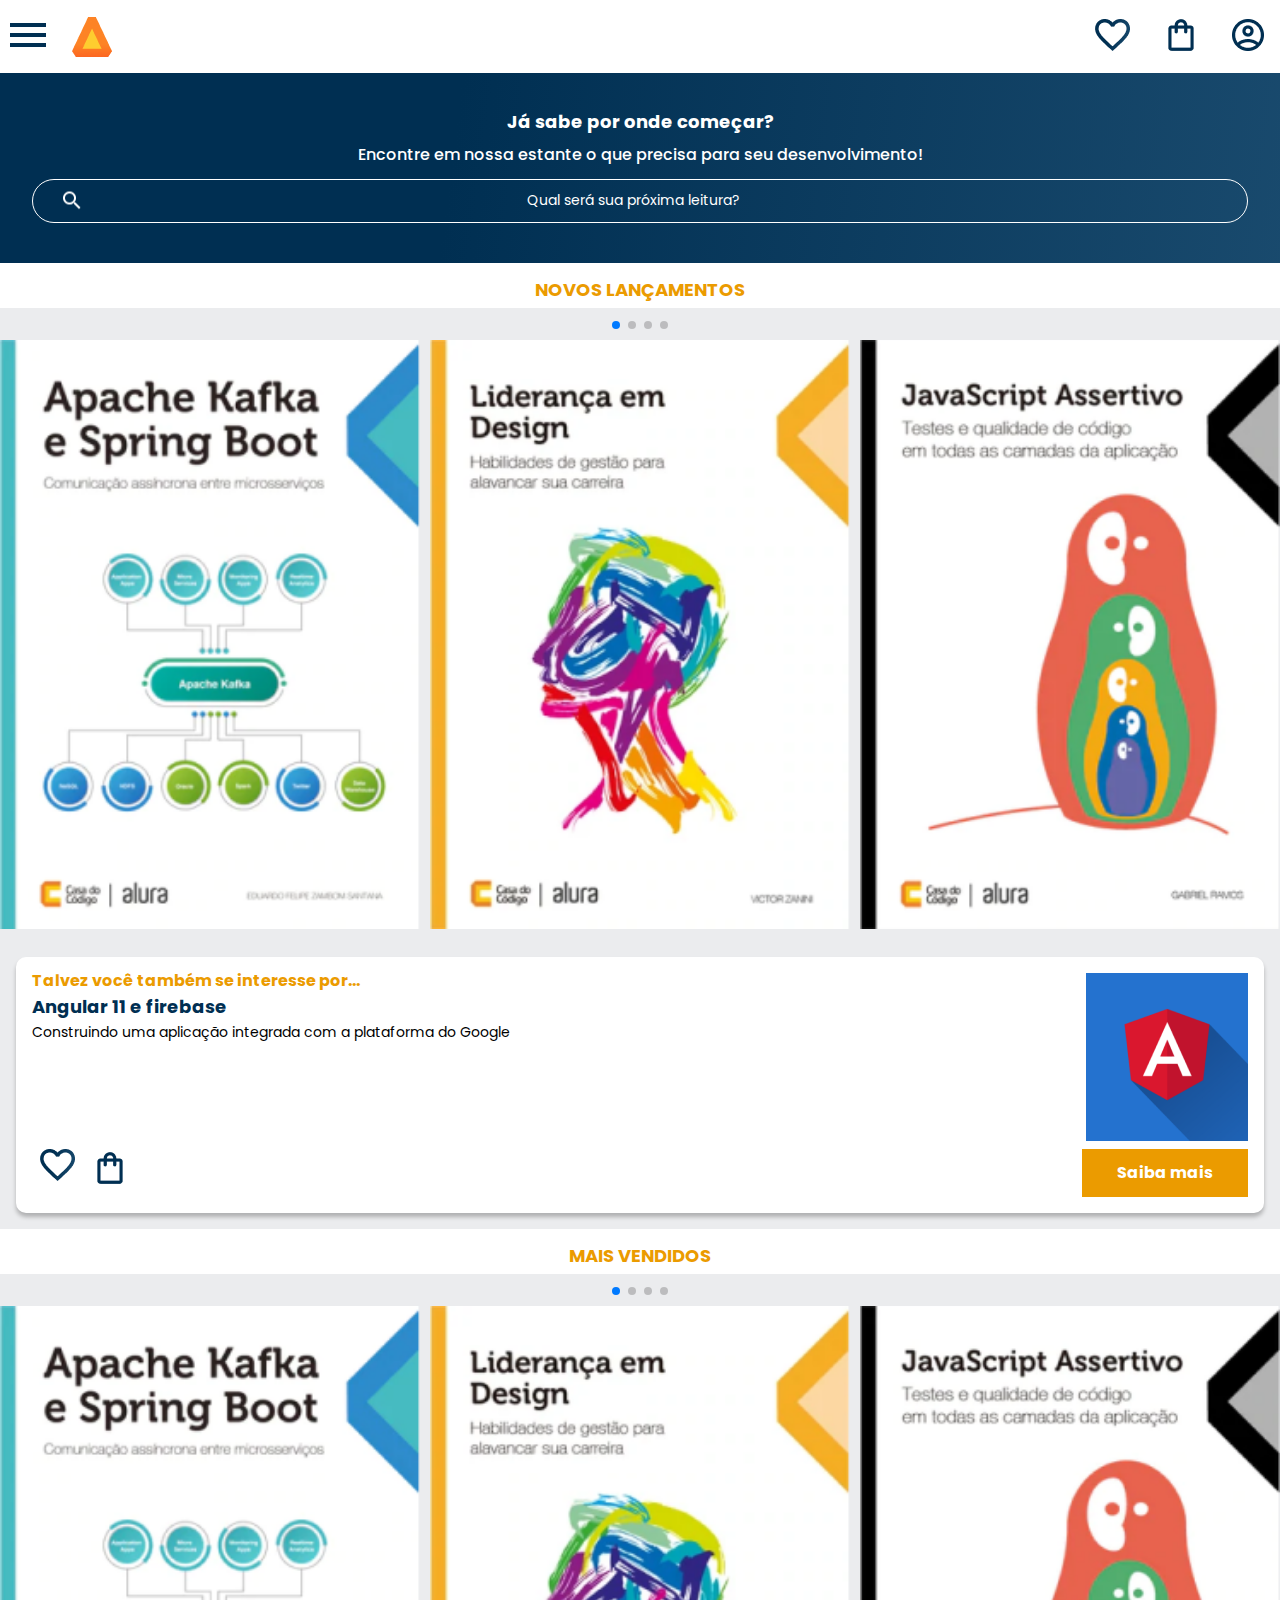
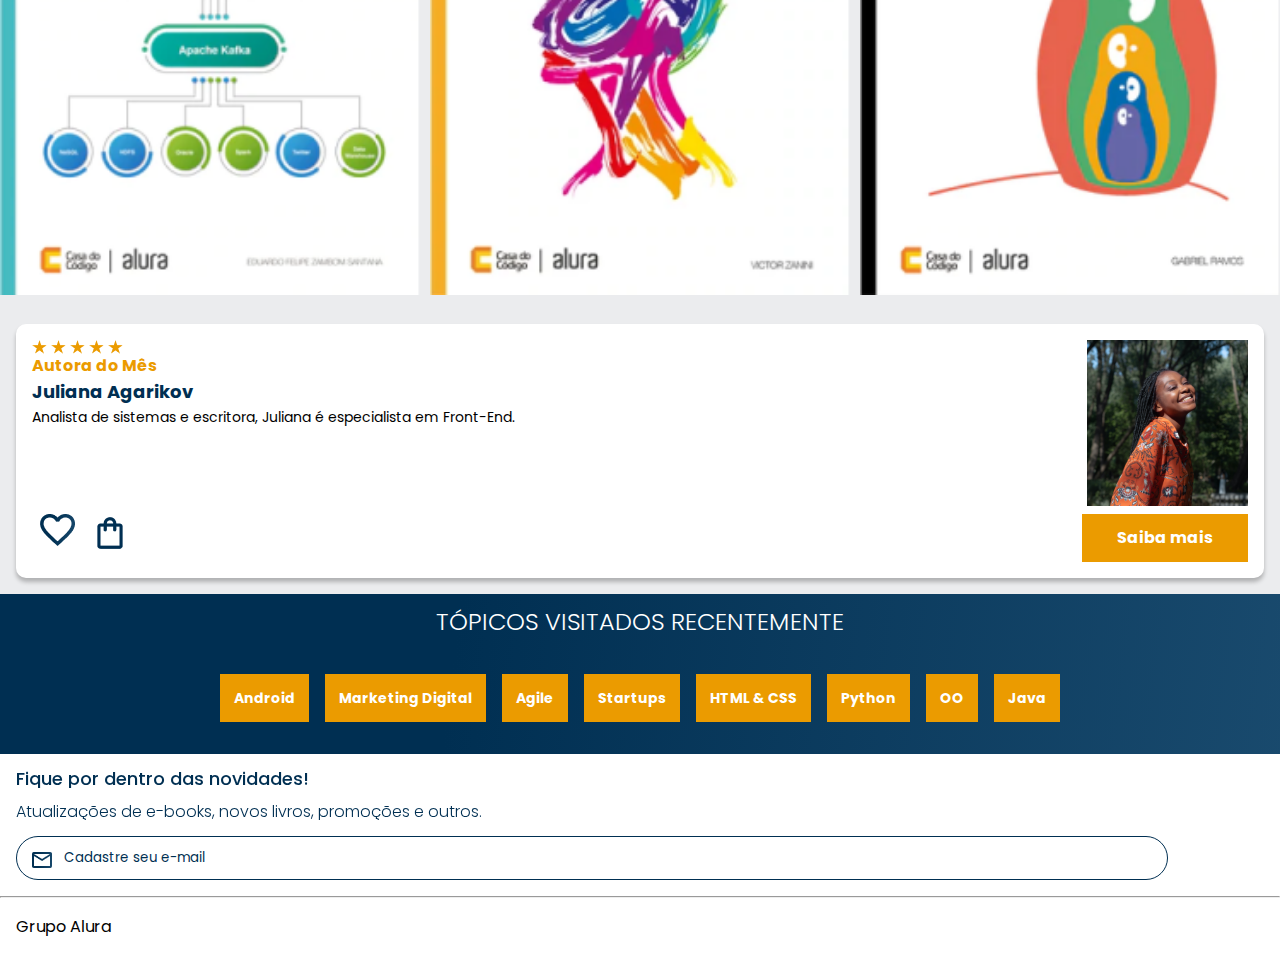
<file: index.html>
<!DOCTYPE html>
 <html>
    <head>
      <meta charset="UTF-8">
      <meta name="viewport" content="width=device-width initial-scale=1.0">
      <title>AluraBooks</title>
      <link rel="stylesheet" href="reset.css">
      <link rel="preconnect" href="https://fonts.googleapis.com">
      <link rel="preconnect" href="https://fonts.gstatic.com" crossorigin>
      <link href="https://fonts.googleapis.com/css2?family=Poppins:wght@300;400;500;700&display=swap" rel="stylesheet">
      <link rel="stylesheet" href="https://cdn.jsdelivr.net/npm/swiper@10/swiper-bundle.min.css"/>
      <link rel="stylesheet" href="styles.css">
    </head>
    <body>
      <header class="cabeçalho">
        <div class="container">
         <input type="checkbox" id="menu" class="container__botao">
         <label for="menu">
          <span class="cabeçalho__menu-hamburguer container__imagem"> </span>
         </label>
         <ul class="lista-menu">
          <li class="lista-menu__titulo">Categorias</li>
          <li class="lista-menu__item">
            <a href="#" class="lista-menu__link">Programação</a>
          </li>
          <li class="lista-menu__item">
            <a href="#" class="lista-menu__link">Front-end</a>
          </li>
          <li class="lista-menu__item">
            <a href="#" class="lista-menu__link">Infraestrutura</a>
          </li>
          <li class="lista-menu__item">
            <a href="#" class="lista-menu__link">Business</a>
          </li>
          <li class="lista-menu__item">
            <a href="#" class="lista-menu__link">Design & UX</a>
          </li>
         </ul>
        <img src="img/Logo.png" alt="Logo da Alurabooks" class="container__imagem">
        </div>
        <div class="container">
        <a href="#"><img src="img/Favoritos.png" alt="Meus favoritos" class="container__imagem"></a>
        <a href="#"><img src="img/Sacola.png" alt="Carrinho de compras" class="container__imagem"></a>
        <a href="#"><img src="img/Usuario.png" alt="Meu perfil" class="container__imagem"></a>
        </div>
        </header>
        <section class="banner">
          <h2 class="banner__titulo">Já sabe por onde começar?</h2>
          <p class="banner__texto">Encontre em nossa estante o que precisa para seu desenvolvimento!</p>
          <input type="search" class="banner__pesquisa" placeholder="Qual será sua próxima leitura?">
        </section>
        <section class="carrossel">
          <h2 class="carrossel__titulo">Novos lançamentos</h2>
          <!-- Slider main container -->
<div class="swiper">
  <!-- Additional required wrapper -->
<!-- If we need pagination -->
<div class="swiper-pagination"></div>

  <div class="swiper-wrapper">
    <!-- Slides -->
    <div class="swiper-slide"><img src="img/ApacheKafka.png" alt="Livro sobre apache kafka e spring boot da alura books"></div>
    <div class="swiper-slide"><img src="img/Liderança.png" alt="Livro sobre liderança em design da alura books"></div>
    <div class="swiper-slide"><img src="img/Javascript.png" alt="Livro sobre javascript assertivo da alura books"></div>
    <div class="swiper-slide"><img src="img/Guia Front-end.png" alt="Livro Guia front end"></div>
    <div class="swiper-slide"><img src="img/Portugol.png" alt="Livro sobre portugol"></div>
    <div class="swiper-slide"><img src="img/Acessibilidade.png" alt="Livro sobre cessibilidade"></div>
  </div>

  <!-- If we need navigation buttons -->
  <div class="swiper-button-prev"></div>
  <div class="swiper-button-next"></div>
  
</div>

<div class="card">
  <!-- 1° linha -->
  <div class="card__descrição">
    <!-- 1° coluna -->
    <div class="descrição">
      <h3 class="descrição__titulo">Talvez você também se interesse por...</h3>
      <h2 class="descrição__titulo-livro">Angular 11 e firebase</h2>
      <p class="descrição__texto">Construindo uma aplicação integrada com a plataforma do Google</p>
    </div>
    <!-- 2° coluna -->
    <img src="img/perfil.png" class="descrição__imagem">
  </div>

  <!-- 2° linha -->
  <div class="card__botões">
    <!-- 1° coluna -->
    <ul class="botões">
      <li class="botões__item"> <img src="img/Favoritos.png" alt="Favoritar livro"> </li>
      <li class="botões__item"> <img src="img/Sacola.png" alt="Adicionar no carrinho de compras"> </li>
    </ul>
    <!-- 2° coluna -->
    <a href="#" class="botões__ancora">Saiba mais </a>
  </div>
</div>
        </section>

        <section class="mais vendidos">
          <h2 class="carrossel__titulo">Mais Vendidos</h2>
          <!-- Slider main container -->
<div class="swiper">
  <!-- Additional required wrapper -->
<!-- If we need pagination -->
<div class="swiper-pagination"></div>

  <div class="swiper-wrapper">
    <!-- Slides -->
    <div class="swiper-slide"><img src="img/ApacheKafka.png" alt="Livro sobre apache kafka e spring boot da alura books"></div>
    <div class="swiper-slide"><img src="img/Liderança.png" alt="Livro sobre liderança em design da alura books"></div>
    <div class="swiper-slide"><img src="img/Javascript.png" alt="Livro sobre javascript assertivo da alura books"></div>
    <div class="swiper-slide"><img src="img/Guia Front-end.png" alt="Livro Guia front end"></div>
    <div class="swiper-slide"><img src="img/Portugol.png" alt="Livro sobre portugol"></div>
    <div class="swiper-slide"><img src="img/Acessibilidade.png" alt="Livro sobre cessibilidade"></div>
  </div>

  <!-- If we need navigation buttons -->
  <div class="swiper-button-prev"></div>
  <div class="swiper-button-next"></div>
  
</div>

<div class="card">
  <!-- 1° linha -->
  <div class="card__descrição">
    <!-- 1° coluna -->
    <div class="descrição">
      <img src="img/Estrelinhas.png">
      <h3 class="descrição__titulo">Autora do Mês</h3>
      <h2 class="descrição__titulo-livro">Juliana Agarikov</h2>
      <p class="descrição__texto">Analista de sistemas e escritora, Juliana é especialista em Front-End.</p>
    </div>
    <!-- 2° coluna -->
    <img src="img/Perfil-escritora 1.png" class="descrição__imagem">
  </div>

  <!-- 2° linha -->
  <div class="card__botões">
    <!-- 1° coluna -->
    <ul class="botões">
      <li class="botões__item"> <img src="img/Favoritos.png" alt="Favoritar livro"> </li>
      <li class="botões__item"> <img src="img/Sacola.png" alt="Adicionar no carrinho de compras"> </li>
    </ul>
    <!-- 2° coluna -->
    <a href="#" class="botões__ancora">Saiba mais </a>
  </div>
</div>
        </section>

        <section class="tópicos">
          <h2 class="tópicos__titulo">TÓPICOS VISITADOS RECENTEMENTE</h2>
          <ul class="tópicos__lista">
            <li class="tópicos__item">
              <a href="#" class="tópicos__link">Android</a>
            </li>
            <li class="tópicos__item">
              <a href="#" class="tópicos__link">Marketing Digital</a>
            </li>
            <li class="tópicos__item">
              <a href="#" class="tópicos__link">Agile</a>
            </li>
            <li class="tópicos__item">
              <a href="#" class="tópicos__link">Startups</a>
            </li>
            <li class="tópicos__item">
              <a href="#" class="tópicos__link">HTML & CSS</a>
            </li>
            <li class="tópicos__item">
              <a href="#" class="tópicos__link">Python</a>
            </li>
            <li class="tópicos__item">
              <a href="#" class="tópicos__link">OO</a>
            </li>
            <li class="tópicos__item">
              <a href="#" class="tópicos__link">Java</a>
            </li>
          </ul>
        </section>

        <section class="contato">
          <h2 class="contato__titulo">Fique por dentro das novidades!</h2>
          <p class="contato__texto">Atualizações de e-books, novos livros, promoções e outros.</p>
          <input type="email" placeholder="Cadastre seu e-mail" class="contato__email">
        </section>

        <hr/>

        <footer class="rodapé">
          <h2 class="rodapé__titulo">Grupo Alura</h2>
        </footer>

        <script src="https://unpkg.com/swiper@8/swiper-bundle.min.js"></script>
        <script>
          const swiper = new Swiper('.swiper', {
          spaceBetween: 10,
          slidesPerView: 3,
          pagination: {
            el: '.swiper-pagination',
            type: 'bullets',
          },
          });
        </script>
    </body>
</html>
</file>
<file: styles.css>
@import url("styles/header.css");
@import url("styles/banner.css");
@import url("styles/carrossel.css");
@import url("styles/topicos.css");
@import url("styles/contato.css");
@import url("styles/rodapé.css");

:root {
    --cor-de-fundo: #EBECEE;
    --branco: #FFFFFF;
    --laranja: #eb9b00;
    --azul-degrade: linear-gradient(97.54deg, #002F52 35.49%, #326589 165.37%);
    --fonte-principal:'Poppins';
    --azul: #002f52;
}
body {
    background-color: var(--cor-de-fundo);
    font-family:'Poppins';
    font-size: 16px;
    font-weight: 400;
}
</file>
